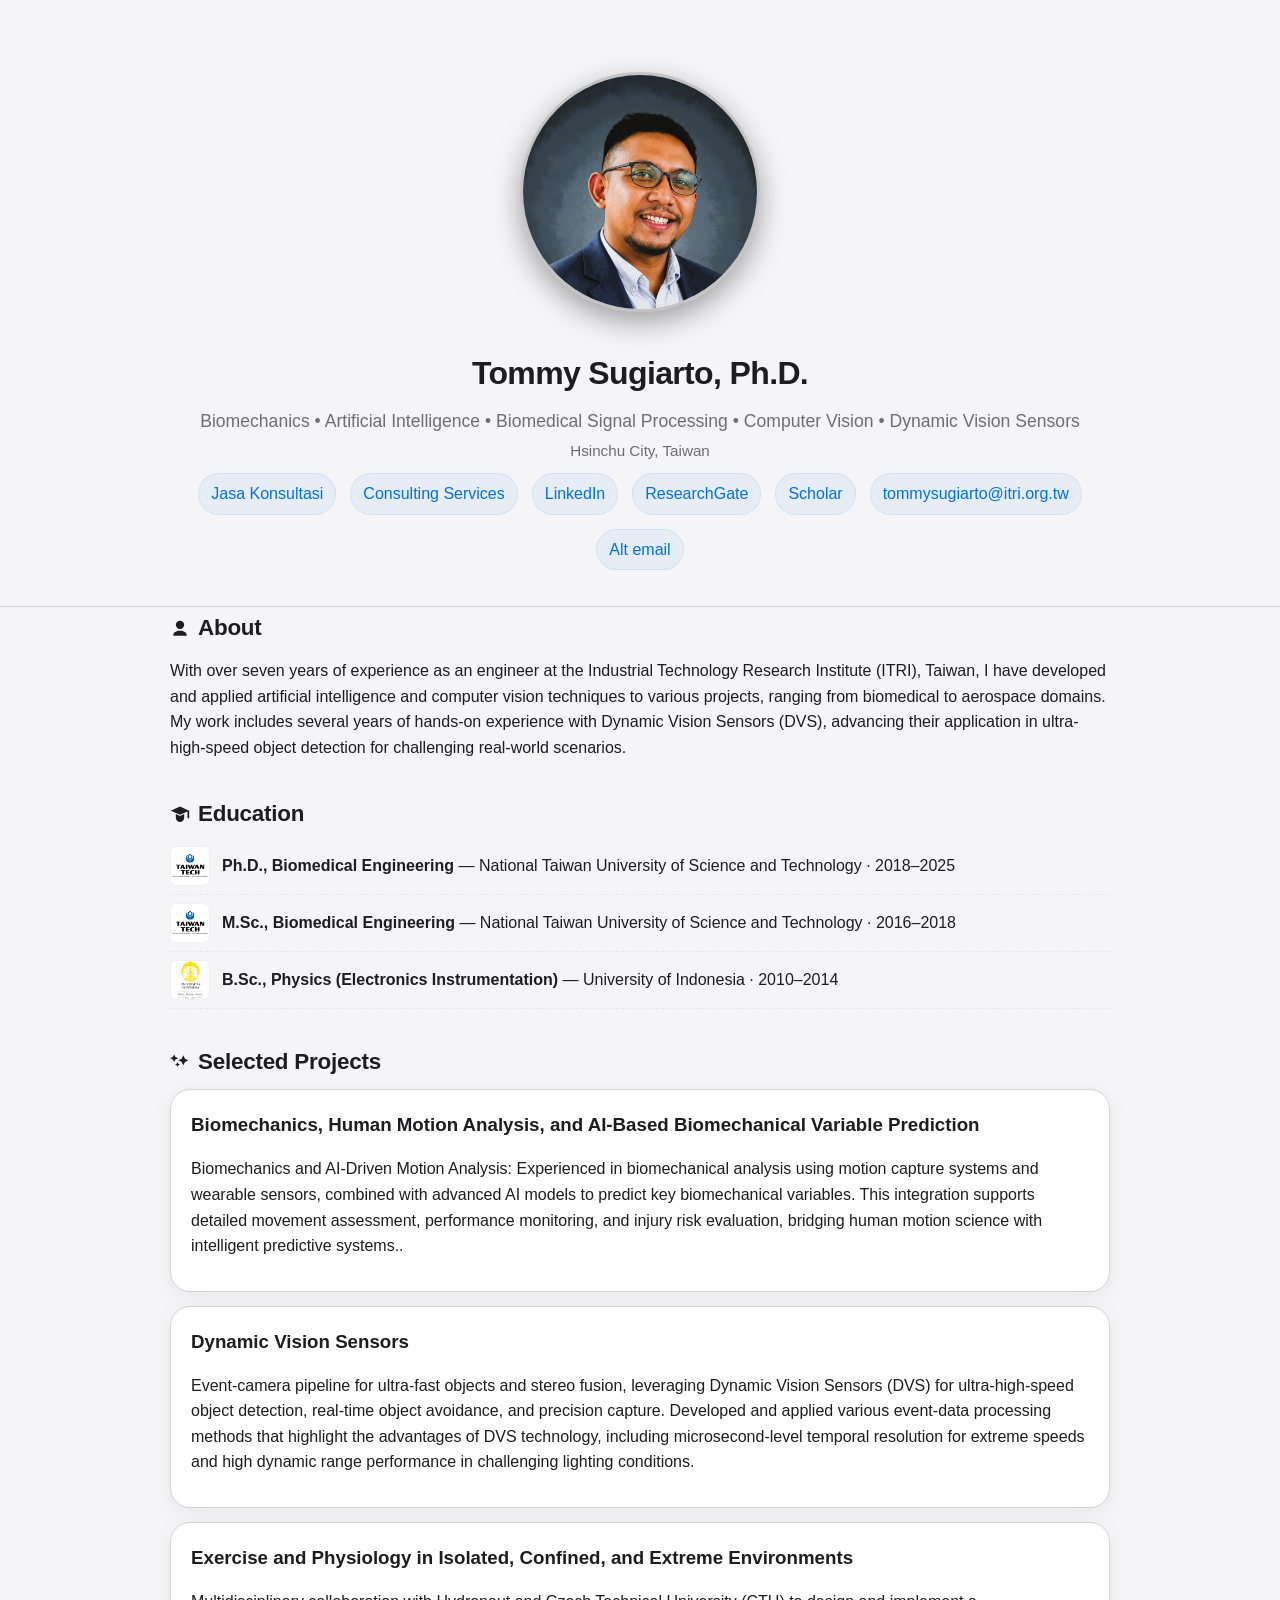
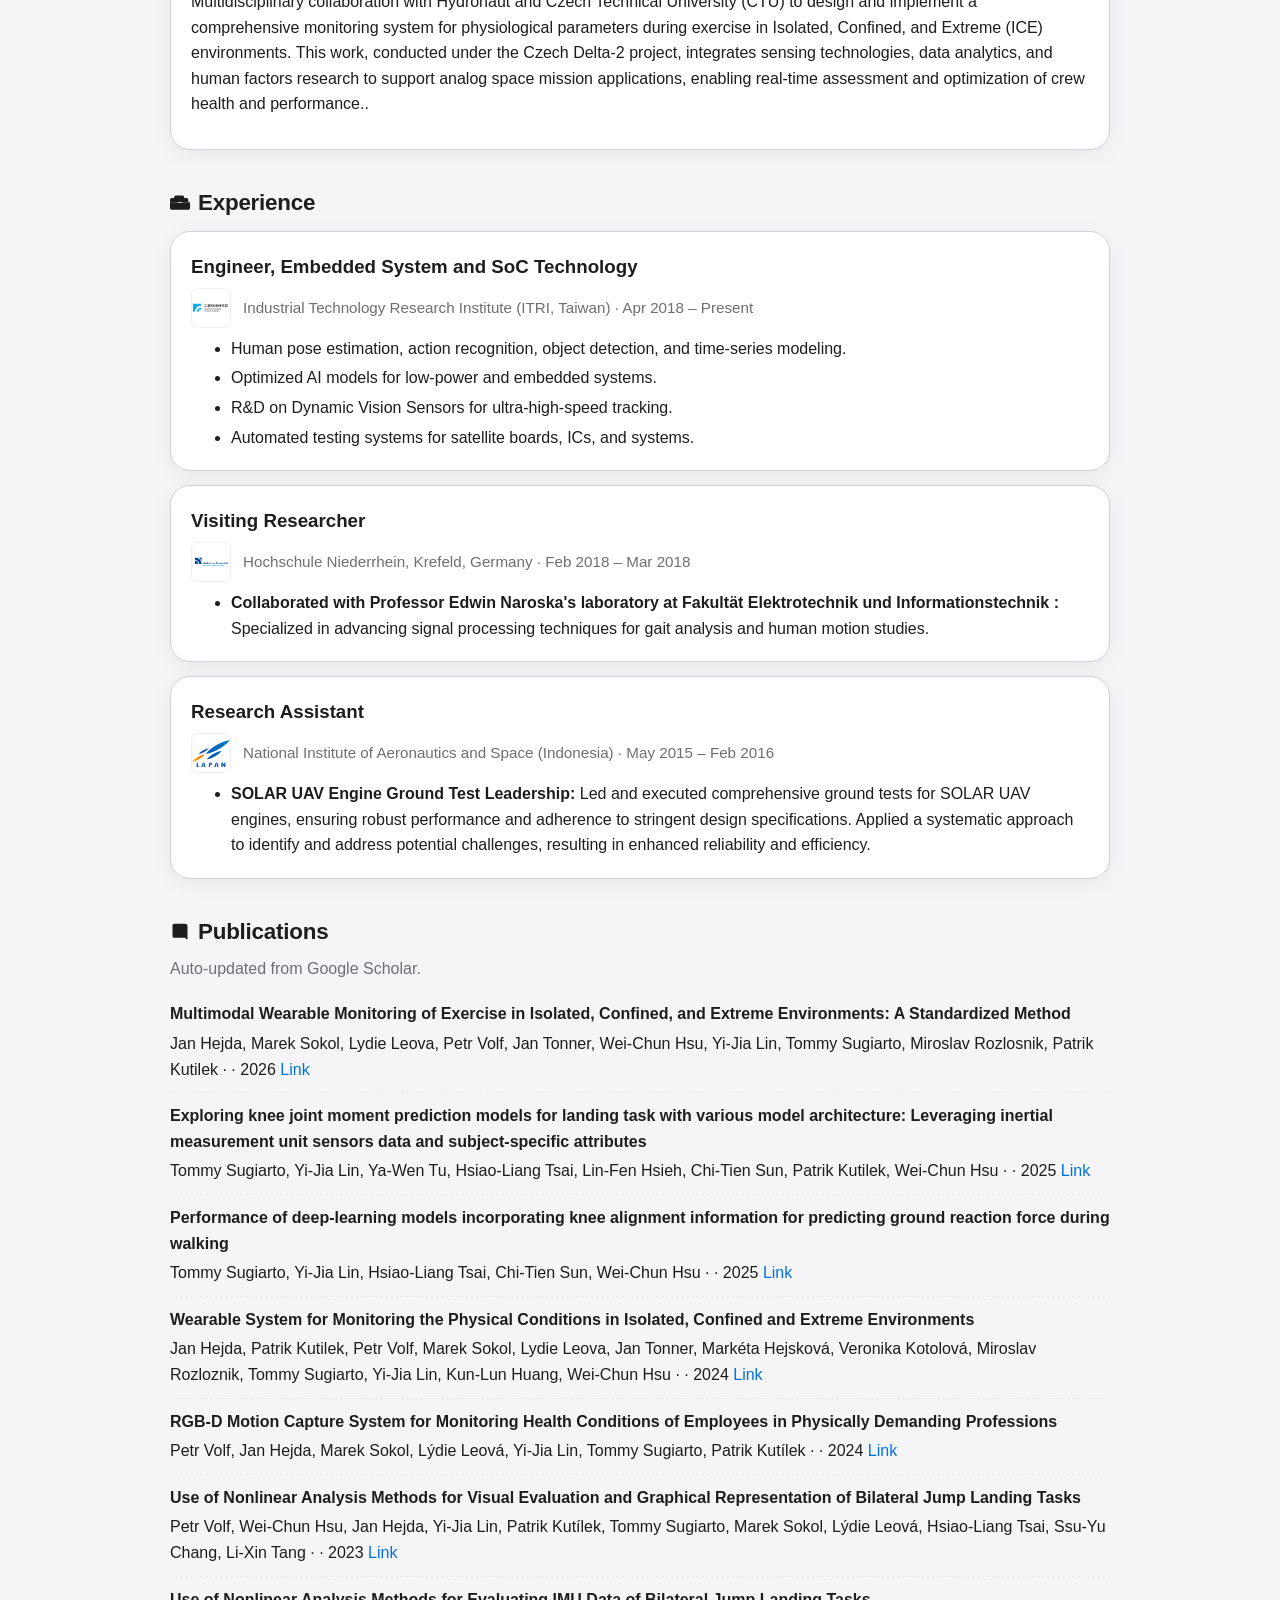
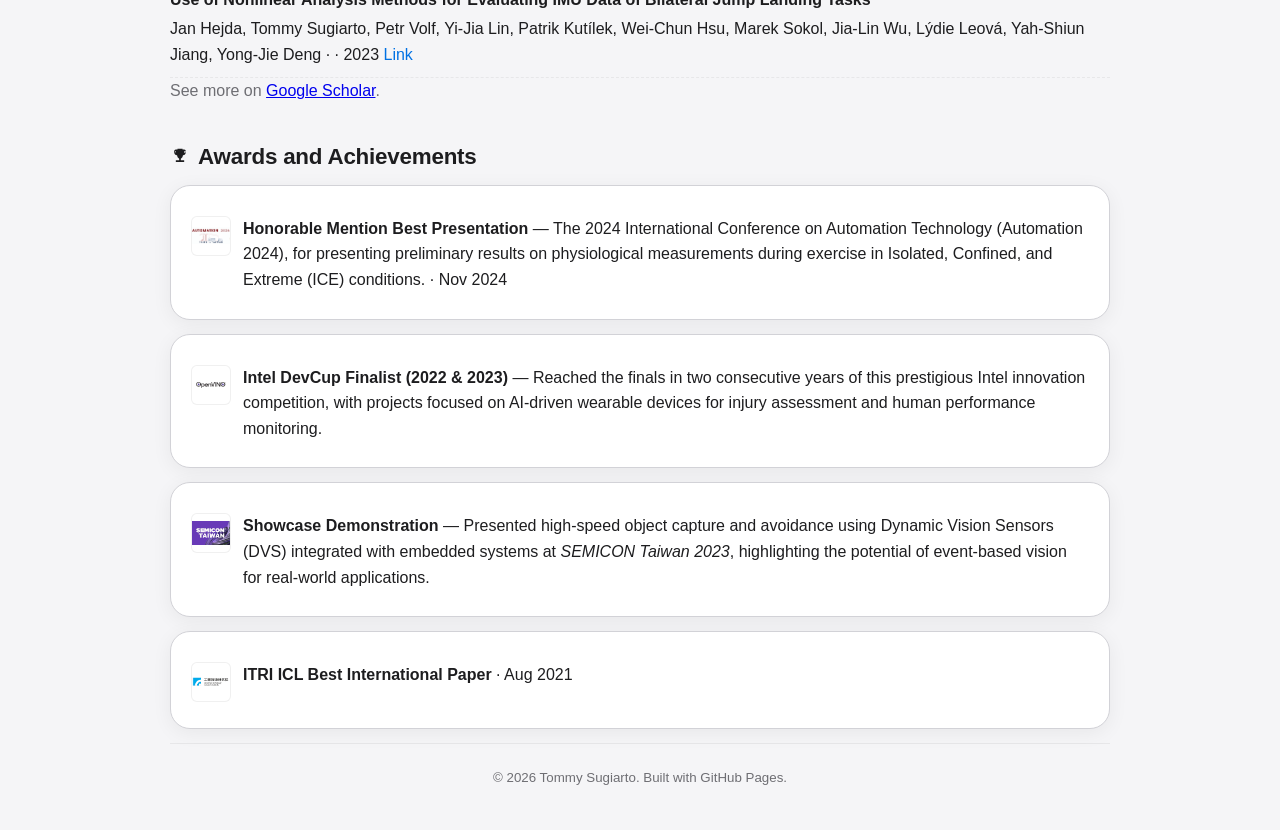
<file: index.html>
<!DOCTYPE html>
<html lang="en">
<head>
  <meta charset="utf-8" />
  <meta name="viewport" content="width=device-width, initial-scale=1" />
  <title>Tommy Sugiarto, Ph.D. • Portfolio</title>
  <meta name="description" content="Biomechanics • Artificial Intelligence • Biomedical Signal Processing • Computer Vision • Dynamic Vision Sensors" />
  <link rel="stylesheet" href="styles.css" />
  <link rel="icon" href="data:,">
</head>
<body>
  <header class="site-header">
    <div class="container">
      <img class="avatar" src="assets/profile.jpeg" alt="Tommy Sugiarto headshot" />
      <h1>Tommy Sugiarto, Ph.D.</h1>
      <p class="tagline">Biomechanics • Artificial Intelligence • Biomedical Signal Processing • Computer Vision • Dynamic Vision Sensors</p>
      <p class="muted">Hsinchu City, Taiwan</p>
      <nav class="links">
        <a href="consulting-id.html">Jasa Konsultasi</a>
        <a href="consulting.html">Consulting Services</a>
        <a href="https://tw.linkedin.com/in/tommy-sugiarto-65a32ab9" aria-label="LinkedIn">LinkedIn</a>
        <a href="https://www.researchgate.net/profile/Tommy-Sugiarto?ev=hdr_xprf" aria-label="ResearchGate">ResearchGate</a>
        <a href="https://scholar.google.com/citations?user=oPSq5PQAAAAJ&hl=en" aria-label="Google Scholar">Scholar</a>
        <a href="mailto:tommysugiarto@itri.org.tw" aria-label="Email">tommysugiarto@itri.org.tw</a>
        <a href="mailto:tommysugiarto70@gmail.com" aria-label="Email Alt">Alt email</a>
      </nav>
    </div>
  </header>

<main class="container">
  <!-- About -->
  <section id="about">
    <h2 class="section-title">
      <!-- person-circle icon -->
      <svg class="icon" viewBox="0 0 24 24" fill="currentColor" aria-hidden="true">
        <path d="M12 12a5 5 0 1 0-5-5 5 5 0 0 0 5 5Zm0 2c-4.42 0-8 2.239-8 5v1h16v-1c0-2.761-3.58-5-8-5Z"/>
      </svg>
      About
    </h2>
    <p>With over seven years of experience as an engineer at the Industrial Technology Research Institute (ITRI), Taiwan, I have developed and applied artificial intelligence and computer vision techniques to various projects, ranging from biomedical to aerospace domains. 
      My work includes several years of hands-on experience with Dynamic Vision Sensors (DVS), advancing their application in ultra-high-speed object detection for challenging real-world scenarios.</p>
  </section>

  <!-- Education -->
  <section id="education">
    <h2 class="section-title">
      <!-- graduation-cap icon -->
      <svg class="icon" viewBox="0 0 24 24" fill="currentColor" aria-hidden="true">
        <path d="M12 3 1 8l11 5 9-4.091V17h2V8z"/><path d="M7 12v4.5a5 5 0 0 0 10 0V12l-5 2.273z"/>
      </svg>
      Education
    </h2>
    <ul class="edu">
      <li>
        <div class="org">
          <img class="org-logo" src="assets/ntust.png" alt="NTUST logo">
          <div>
            <strong>Ph.D., Biomedical Engineering</strong> — National Taiwan University of Science and Technology
            · <time>2018–2025</time>
          </div>
        </div>
      </li>
      <li>
        <div class="org">
          <img class="org-logo" src="assets/ntust.png" alt="NTUST logo">
          <div>
            <strong>M.Sc., Biomedical Engineering</strong> — National Taiwan University of Science and Technology
            · <time>2016–2018</time>
          </div>
        </div>
      </li>
      <li>
        <div class="org">
          <img class="org-logo" src="assets/ui.png" alt="University of Indonesia logo">
          <div>
            <strong>B.Sc., Physics (Electronics Instrumentation)</strong> — University of Indonesia
            · <time>2010–2014</time>
          </div>
        </div>
      </li>
    </ul>
  </section>

  <!-- Projects -->
  <section id="projects">
    <h2 class="section-title">
      <!-- sparkles icon -->
      <svg class="icon" viewBox="0 0 24 24" fill="currentColor" aria-hidden="true">
        <path d="M5 3l1.5 3L10 7.5 6.5 9 5 12 3.5 9 0 7.5 3.5 6 5 3Zm11 1l2 4 4 2-4 2-2 4-2-4-4-2 4-2 2-4Zm-7 8l1 2 2 1-2 1-1 2-1-2-2-1 2-1 1-2Z"/>
      </svg>
      Selected Projects
    </h2>
    <article class="card">
      <h3>Biomechanics, Human Motion Analysis, and AI-Based Biomechanical Variable Prediction</h3>
      <p>Biomechanics and AI-Driven Motion Analysis: Experienced in biomechanical analysis using motion capture systems and wearable sensors, combined with advanced AI models to predict key biomechanical variables. This integration supports detailed movement assessment, performance monitoring, and injury risk evaluation, bridging human motion science with intelligent predictive systems..</p>
    </article>
    <article class="card">
      <h3>Dynamic Vision Sensors</h3>
      <p>Event-camera pipeline for ultra-fast objects and stereo fusion, leveraging Dynamic Vision Sensors (DVS) for ultra-high-speed object detection, real-time object avoidance, and precision capture. 
        Developed and applied various event-data processing methods that highlight the advantages of DVS technology, including microsecond-level temporal resolution for extreme speeds and high dynamic range performance in challenging lighting conditions.</p>
    </article>
    <article class="card">
      <h3>Exercise and Physiology in Isolated, Confined, and Extreme Environments</h3>
      <p>Multidisciplinary collaboration with Hydronaut and Czech Technical University (CTU) to design and implement a comprehensive monitoring system for physiological parameters during exercise in Isolated, Confined, and Extreme (ICE) environments. 
        This work, conducted under the Czech Delta-2 project, integrates sensing technologies, data analytics, and human factors research to support analog space mission applications, enabling real-time assessment and optimization of crew health and performance..</p>
    </article>
  </section>

  <!-- Experience -->
  <section id="experience">
    <h2 class="section-title">
      <!-- briefcase icon -->
      <svg class="icon" viewBox="0 0 24 24" fill="currentColor" aria-hidden="true">
        <path d="M9 3h6a2 2 0 0 1 2 2v1h3a2 2 0 0 1 2 2v3H0V8a2 2 0 0 1 2-2h3V5a2 2 0 0 1 2-2Zm1 3V5h4v1Z"/><path d="M24 11v7a2 2 0 0 1-2 2H2a2 2 0 0 1-2-2v-7h9v1h6v-1z"/>
      </svg>
      Experience
    </h2>

    <article class="card">
      <h3>Engineer, Embedded System and SoC Technology</h3>
      <div class="sub org">
        <img class="org-logo" src="assets/itri.png" alt="ITRI logo">
        <span>Industrial Technology Research Institute (ITRI, Taiwan) · <time>Apr 2018 – Present</time></span>
      </div>
      <ul class="bullets">
        <li>Human pose estimation, action recognition, object detection, and time‑series modeling.</li>
        <li>Optimized AI models for low‑power and embedded systems.</li>
        <li>R&amp;D on Dynamic Vision Sensors for ultra‑high‑speed tracking.</li>
        <li>Automated testing systems for satellite boards, ICs, and systems.</li>
      </ul>
    </article>

    <article class="card">
      <h3>Visiting Researcher</h3>
      <div class="sub org">
        <img class="org-logo" src="assets/hsnr.png" alt="Hochschule Niederrhein logo">
        <span>Hochschule Niederrhein, Krefeld, Germany · <time>Feb 2018 – Mar 2018</time></span>
      </div>
      <ul class="bullets">
        <li><strong>Collaborated with Professor Edwin Naroska's laboratory at Fakultät Elektrotechnik und Informationstechnik :</strong> Specialized in advancing signal processing techniques for gait analysis and human motion studies.</li>
      </ul>
    </article>

    <article class="card">
      <h3>Research Assistant</h3>
      <div class="sub org">
        <img class="org-logo" src="assets/lapan.png" alt="Indonesian National Institute of Aeronautics and Space logo">
        <span>National Institute of Aeronautics and Space (Indonesia) · <time>May 2015 – Feb 2016</time></span>
      </div>
      <ul class="bullets">
        <li><strong>SOLAR UAV Engine Ground Test Leadership:</strong> Led and executed comprehensive ground tests for SOLAR UAV engines, ensuring robust performance and adherence to stringent design specifications. Applied a systematic approach to identify and address potential challenges, resulting in enhanced reliability and efficiency.</li>
      </ul>
    </article>

  </section>

  <!-- Publications: moved to just before Awards -->
  <section id="publications">
    <h2 class="section-title">
      <!-- book icon -->
      <svg class="icon" viewBox="0 0 24 24" fill="currentColor" aria-hidden="true">
        <path d="M3 4a2 2 0 0 1 2-2h13a3 3 0 0 1 3 3v15.5a.5.5 0 0 1-.8.4L18 19H5a2 2 0 0 1-2-2Z"/>
      </svg>
      Publications
    </h2>
    <p class="muted">Auto‑updated from Google Scholar.</p>
    <div id="pub-list" class="pubs"></div>
    <p class="muted">See more on <a href="https://scholar.google.com/citations?user=oPSq5PQAAAAJ&hl=en">Google Scholar</a>.</p>
  </section>

 <!-- Awards -->
<section id="awards">
    <h2 class="section-title">
    <!-- trophy icon -->
    <svg class="icon" viewBox="0 0 24 24" fill="currentColor" aria-hidden="true">
      <path d="M17 3h-2V2H9v1H7a2 2 0 0 0-2 2v1a4 4 0 0 0 3.4 3.95A5 5 0 0 0 11 14v2H7v2h10v-2h-4v-2a5 5 0 0 0 2.6-4.05A4 4 0 0 0 19 6V5a2 2 0 0 0-2-2Zm-9 4A2 2 0 0 1 6 5h1v2Zm11-2a2 2 0 0 1-2 2V5Z"/>
    </svg>
    Awards and Achievements
  </h2>
  <article class="card">
    <div class="award-item">
      <img class="award-logo" src="assets/automation2024.png" alt="Automation 2024 logo">
      <div class="award-text">
        <strong>Honorable Mention Best Presentation</strong> — The 2024 International Conference on Automation Technology (Automation 2024), for presenting preliminary results on physiological measurements during exercise in Isolated, Confined, and Extreme (ICE) conditions. · <time>Nov 2024</time>
      </div>
    </div>
  </article>

  <article class="card">
    <div class="award-item">
      <img class="award-logo" src="assets/intel.png" alt="Intel logo">
      <div class="award-text">
        <strong>Intel DevCup Finalist (2022 &amp; 2023)</strong> — Reached the finals in two consecutive years of this prestigious Intel innovation competition, with projects focused on AI-driven wearable devices for injury assessment and human performance monitoring.
      </div>
    </div>
  </article>

  <article class="card">
    <div class="award-item">
      <img class="award-logo" src="assets/semicon2023.png" alt="SEMICON Taiwan 2023 logo">
      <div class="award-text">
        <strong>Showcase Demonstration</strong> — Presented high-speed object capture and avoidance using Dynamic Vision Sensors (DVS) integrated with embedded systems at <em>SEMICON Taiwan 2023</em>, highlighting the potential of event-based vision for real-world applications.
      </div>
    </div>
  </article>

  <article class="card">
    <div class="award-item">
      <img class="award-logo" src="assets/itri.png" alt="ITRI logo">
      <div class="award-text">
        <strong>ITRI ICL Best International Paper</strong> · <time>Aug 2021</time>
      </div>
    </div>
  </article>
</section>

  <footer class="site-footer">
    <div class="container">
      <small>© <span id="y"></span> Tommy Sugiarto. Built with GitHub Pages.</small>
    </div>
  </footer>

  <script>
    document.getElementById('y').textContent = new Date().getFullYear();
  </script>
  
<script>
  document.getElementById('y').textContent = new Date().getFullYear();

  async function loadPubs() {
    const wrap = document.getElementById('pub-list');
    try {
      const res = await fetch('publications.json?ts=' + Date.now(), { cache: 'no-store' });
      if (!res.ok) throw new Error('publications.json not found');
      const data = await res.json();

      const pubs = Array.isArray(data) ? data : (data.publications || []);
      if (!pubs.length) {
        wrap.innerHTML = '<p class="muted">No publications found yet.</p>';
        return;
      }

      // Sort newest first
      pubs.sort((a, b) => (b.year || 0) - (a.year || 0));

      // Keep only latest 7
      const latest = pubs.slice(0, 7);

      wrap.innerHTML = latest.map(p => {
        const title = p.title || '';
        const authors = Array.isArray(p.authors) ? p.authors.join(', ') : (p.authors || '');
        const venue = p.venue || '';
        const year = p.year || '';
        const link = p.url ? `<a href="${p.url}" rel="noopener">Link</a>` : '';
        return `
          <div class="pub">
            <div class="pub-title"><strong>${title}</strong></div>
            <div class="pub-meta">${authors} · <em>${venue}</em> · <time>${year}</time> ${link}</div>
          </div>`;
      }).join('');
    } catch (e) {
      console.warn(e);
      wrap.innerHTML = '<p class="muted">Publications will appear after the first sync.</p>';
    }
  }
  loadPubs();
</script>

</body>
</html>
</file>
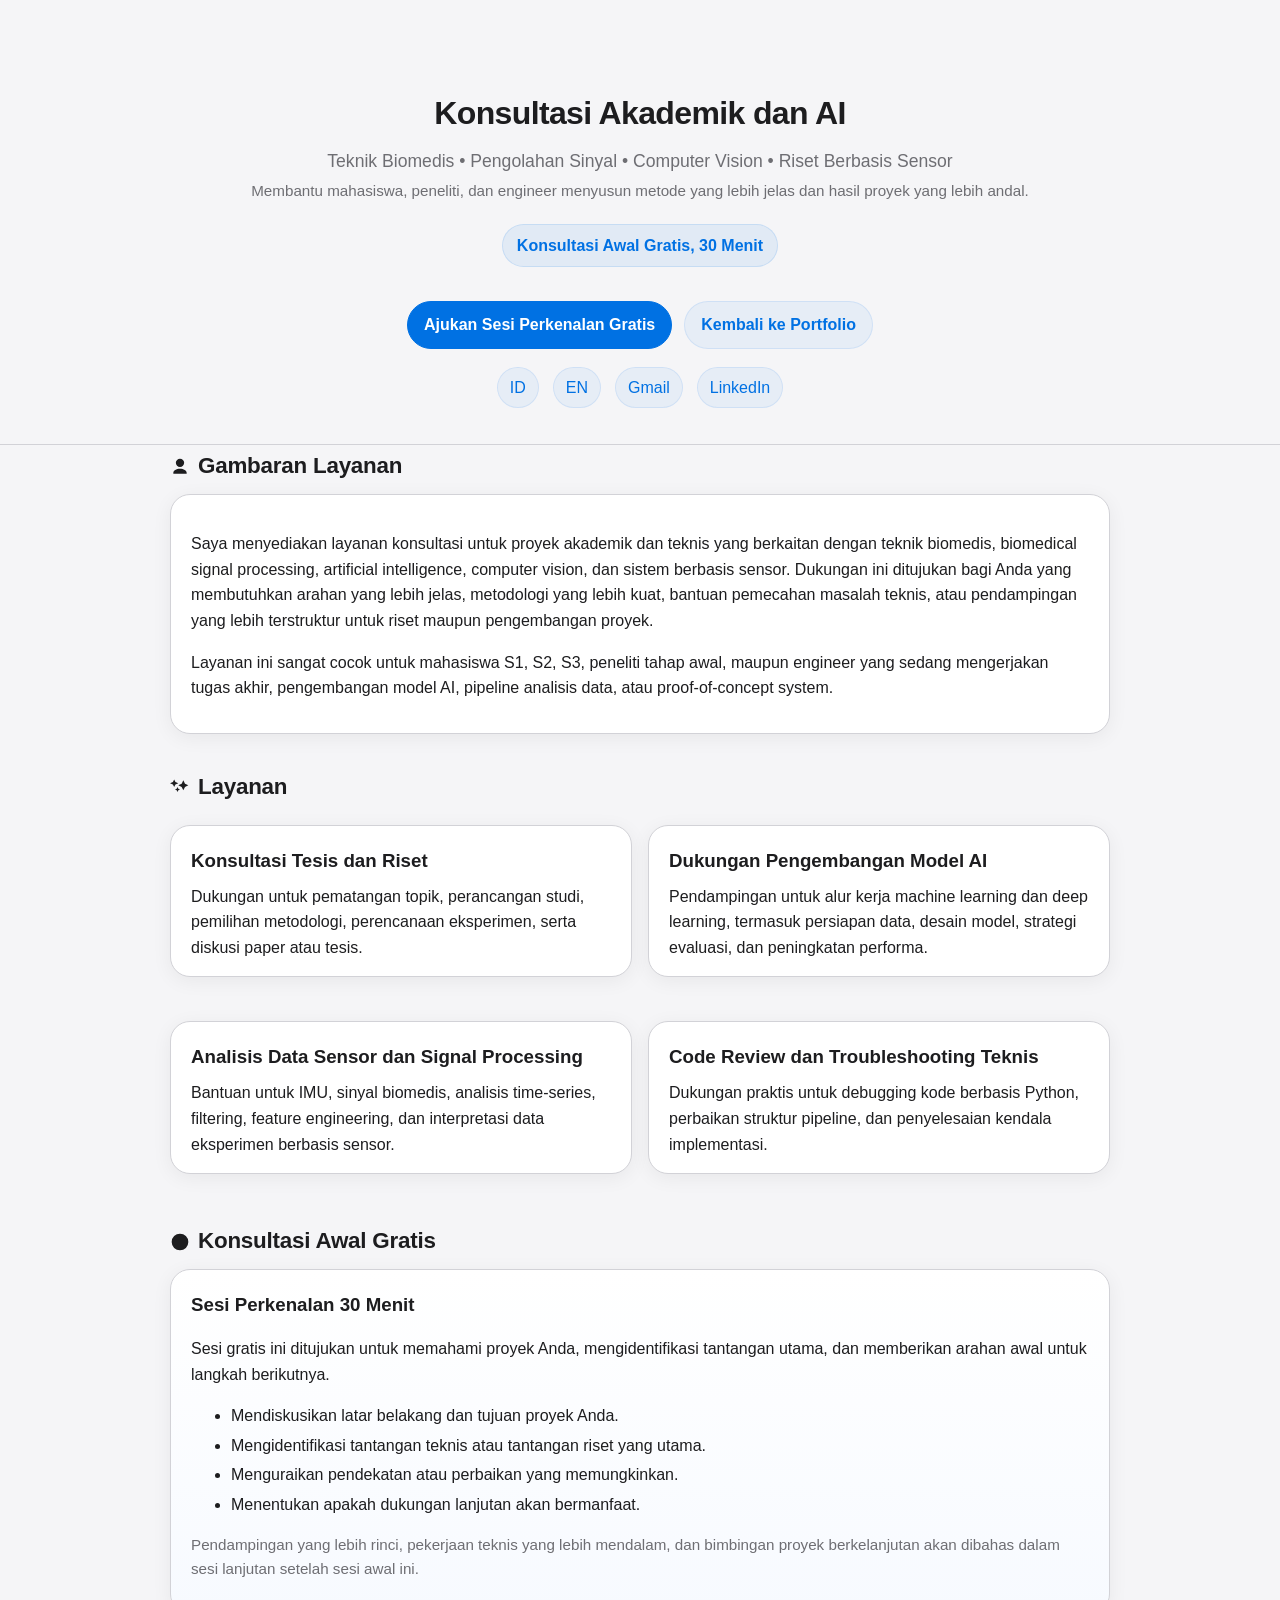
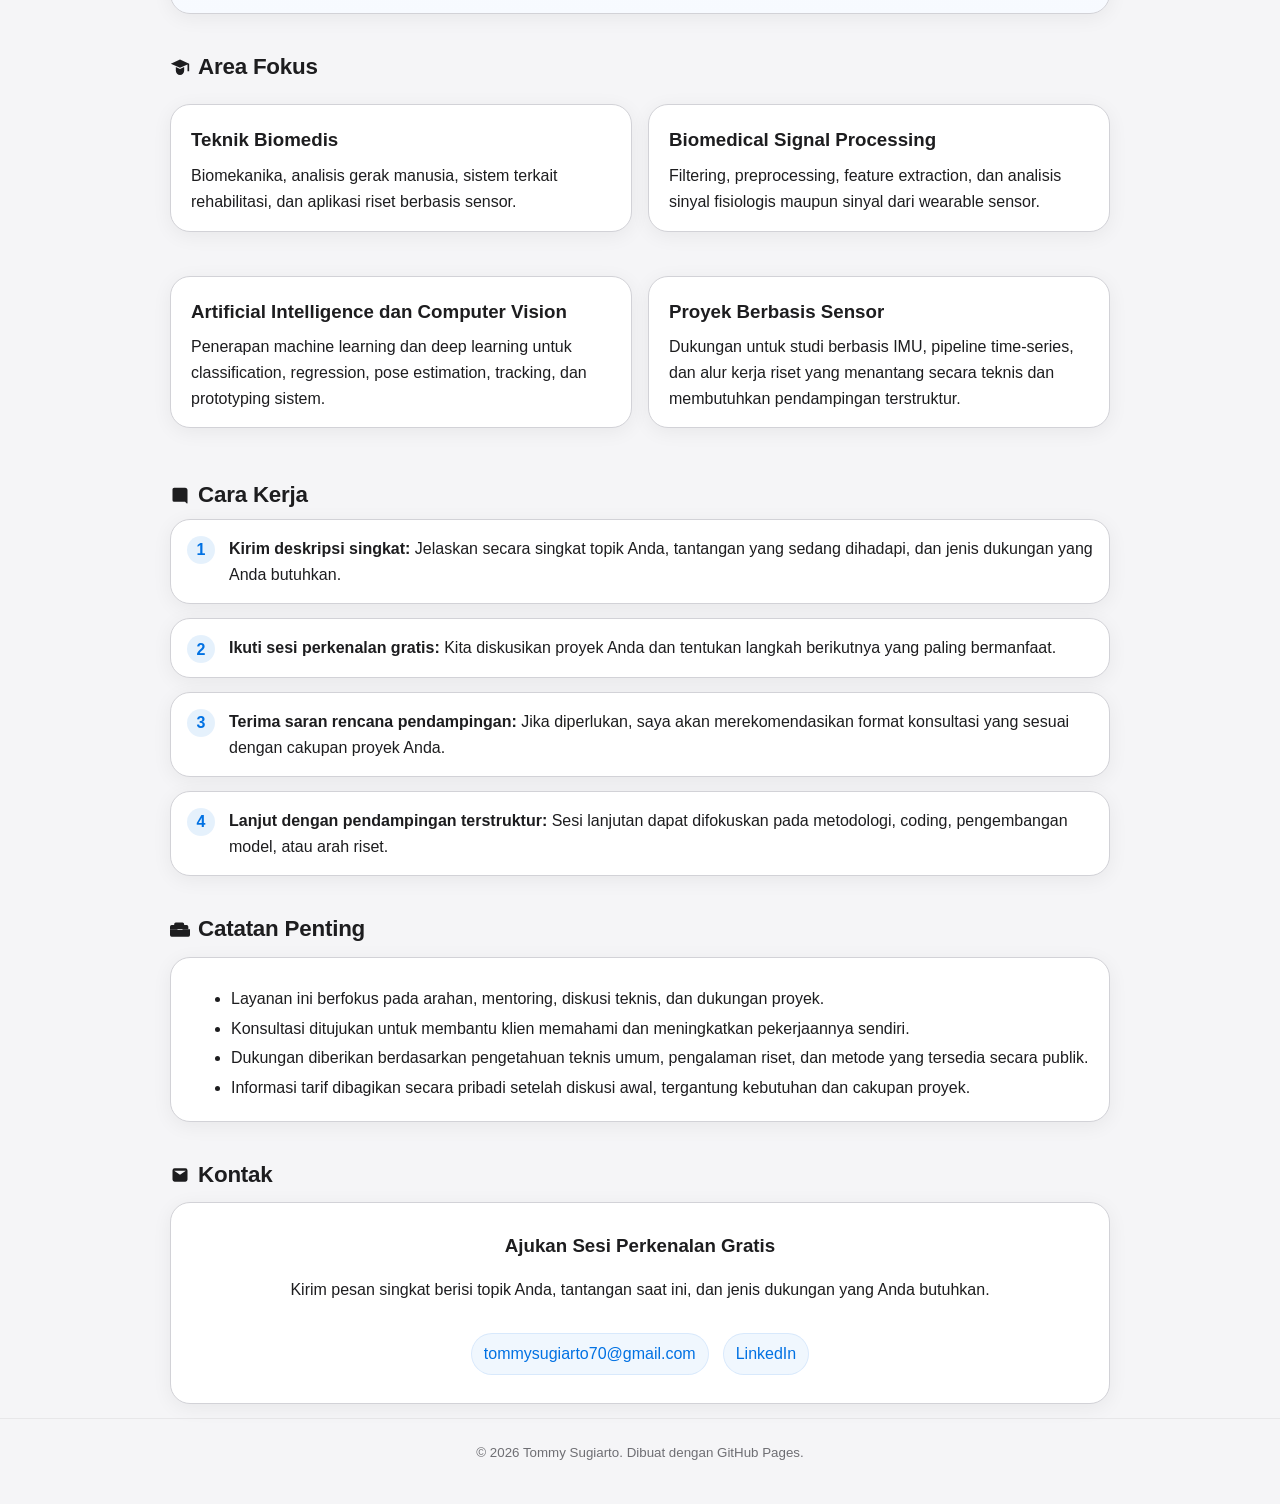
<file: consulting-id.html>
<!DOCTYPE html>
<html lang="id">
<head>
  <meta charset="utf-8" />
  <meta name="viewport" content="width=device-width, initial-scale=1" />
  <title>Konsultasi • Tommy Sugiarto</title>
  <meta name="description" content="Konsultasi akademik dan AI untuk teknik biomedis, pengolahan sinyal, computer vision, dan proyek riset berbasis sensor." />
  <link rel="stylesheet" href="styles.css" />
  <link rel="icon" href="data:,">
  <style>
    .hero-note {
      display: inline-block;
      margin-top: 10px;
      padding: 8px 14px;
      border-radius: 999px;
      background: rgba(0, 113, 227, 0.08);
      border: 1px solid rgba(0, 113, 227, 0.12);
      color: var(--link);
      font-weight: 600;
    }

    .hero-actions {
      display: flex;
      gap: 12px;
      justify-content: center;
      flex-wrap: wrap;
      margin-top: 18px;
    }

    .button-link {
      display: inline-block;
      text-decoration: none;
      font-weight: 600;
      padding: 10px 16px;
      border-radius: 999px;
      transition: transform 120ms ease;
    }

    .button-link:hover {
      transform: translateY(-1px);
    }

    .button-primary {
      color: #fff;
      background: var(--link);
      border: 1px solid var(--link);
    }

    .button-secondary {
      color: var(--link);
      background: rgba(0, 113, 227, 0.06);
      border: 1px solid rgba(0, 113, 227, 0.10);
    }

    .grid-2 {
      display: grid;
      grid-template-columns: repeat(2, minmax(0, 1fr));
      gap: 16px;
    }

    .service-card h3,
    .mini-card h3 {
      margin-bottom: 8px;
    }

    .service-card p,
    .mini-card p {
      margin: 0;
    }

    .highlight-card {
      background: linear-gradient(180deg, rgba(255,255,255,1) 0%, rgba(247,250,255,1) 100%);
    }

    .steps {
      counter-reset: step;
      list-style: none;
      padding: 0;
      margin: 0;
      display: grid;
      gap: 14px;
    }

    .steps li {
      position: relative;
      padding: 16px 16px 16px 58px;
      background: var(--card);
      border: 1px solid var(--border);
      border-radius: var(--radius);
      box-shadow: var(--shadow);
    }

    .steps li::before {
      counter-increment: step;
      content: counter(step);
      position: absolute;
      left: 16px;
      top: 16px;
      width: 28px;
      height: 28px;
      border-radius: 50%;
      background: rgba(0, 113, 227, 0.10);
      color: var(--link);
      display: grid;
      place-items: center;
      font-weight: 700;
    }

    .contact-box {
      text-align: center;
      padding: 28px 20px;
    }

    .small-note {
      font-size: 0.95rem;
      color: var(--muted);
    }

    @media (max-width: 760px) {
      .grid-2 {
        grid-template-columns: 1fr;
      }
    }
  </style>
</head>
<body>
  <header class="site-header">
    <div class="container">
      <h1>Konsultasi Akademik dan AI</h1>
      <p class="tagline">Teknik Biomedis • Pengolahan Sinyal • Computer Vision • Riset Berbasis Sensor</p>
      <p class="muted">Membantu mahasiswa, peneliti, dan engineer menyusun metode yang lebih jelas dan hasil proyek yang lebih andal.</p>
      <p class="hero-note">Konsultasi Awal Gratis, 30 Menit</p>
      <div class="hero-actions">
        <a class="button-link button-primary" href="mailto:tommysugiarto70@gmail.com">Ajukan Sesi Perkenalan Gratis</a>
        <a class="button-link button-secondary" href="index.html">Kembali ke Portfolio</a>
      </div>
      <nav class="links" style="margin-top:18px;">
        <a href="consulting-id.html" aria-label="Versi Indonesia">ID</a>
        <a href="consulting.html" aria-label="English version">EN</a>
        <a href="mailto:tommysugiarto70@gmail.com" aria-label="Email">Gmail</a>
        <a href="https://tw.linkedin.com/in/tommy-sugiarto-65a32ab9" aria-label="LinkedIn">LinkedIn</a>
      </nav>
    </div>
  </header>

  <main class="container">
    <section id="overview">
      <h2 class="section-title">
        <svg class="icon" viewBox="0 0 24 24" fill="currentColor" aria-hidden="true">
          <path d="M12 12a5 5 0 1 0-5-5 5 5 0 0 0 5 5Zm0 2c-4.42 0-8 2.239-8 5v1h16v-1c0-2.761-3.58-5-8-5Z"/>
        </svg>
        Gambaran Layanan
      </h2>
      <div class="card">
        <p>Saya menyediakan layanan konsultasi untuk proyek akademik dan teknis yang berkaitan dengan teknik biomedis, biomedical signal processing, artificial intelligence, computer vision, dan sistem berbasis sensor. Dukungan ini ditujukan bagi Anda yang membutuhkan arahan yang lebih jelas, metodologi yang lebih kuat, bantuan pemecahan masalah teknis, atau pendampingan yang lebih terstruktur untuk riset maupun pengembangan proyek.</p>
        <p>Layanan ini sangat cocok untuk mahasiswa S1, S2, S3, peneliti tahap awal, maupun engineer yang sedang mengerjakan tugas akhir, pengembangan model AI, pipeline analisis data, atau proof-of-concept system.</p>
      </div>
    </section>

    <section id="services">
      <h2 class="section-title">
        <svg class="icon" viewBox="0 0 24 24" fill="currentColor" aria-hidden="true">
          <path d="M5 3l1.5 3L10 7.5 6.5 9 5 12 3.5 9 0 7.5 3.5 6 5 3Zm11 1l2 4 4 2-4 2-2 4-2-4-4-2 4-2 2-4Zm-7 8l1 2 2 1-2 1-1 2-1-2-2-1 2-1 1-2Z"/>
        </svg>
        Layanan
      </h2>
      <div class="grid-2">
        <article class="card service-card">
          <h3>Konsultasi Tesis dan Riset</h3>
          <p>Dukungan untuk pematangan topik, perancangan studi, pemilihan metodologi, perencanaan eksperimen, serta diskusi paper atau tesis.</p>
        </article>
        <article class="card service-card">
          <h3>Dukungan Pengembangan Model AI</h3>
          <p>Pendampingan untuk alur kerja machine learning dan deep learning, termasuk persiapan data, desain model, strategi evaluasi, dan peningkatan performa.</p>
        </article>
        <article class="card service-card">
          <h3>Analisis Data Sensor dan Signal Processing</h3>
          <p>Bantuan untuk IMU, sinyal biomedis, analisis time-series, filtering, feature engineering, dan interpretasi data eksperimen berbasis sensor.</p>
        </article>
        <article class="card service-card">
          <h3>Code Review dan Troubleshooting Teknis</h3>
          <p>Dukungan praktis untuk debugging kode berbasis Python, perbaikan struktur pipeline, dan penyelesaian kendala implementasi.</p>
        </article>
      </div>
    </section>

    <section id="free-session">
      <h2 class="section-title">
        <svg class="icon" viewBox="0 0 24 24" fill="currentColor" aria-hidden="true">
          <path d="M12 2a10 10 0 1 0 10 10A10.011 10.011 0 0 0 12 2Zm1 11h4v-2h-3V7h-2v6Z"/>
        </svg>
        Konsultasi Awal Gratis
      </h2>
      <div class="card highlight-card">
        <h3>Sesi Perkenalan 30 Menit</h3>
        <p>Sesi gratis ini ditujukan untuk memahami proyek Anda, mengidentifikasi tantangan utama, dan memberikan arahan awal untuk langkah berikutnya.</p>
        <ul class="bullets">
          <li>Mendiskusikan latar belakang dan tujuan proyek Anda.</li>
          <li>Mengidentifikasi tantangan teknis atau tantangan riset yang utama.</li>
          <li>Menguraikan pendekatan atau perbaikan yang memungkinkan.</li>
          <li>Menentukan apakah dukungan lanjutan akan bermanfaat.</li>
        </ul>
        <p class="small-note">Pendampingan yang lebih rinci, pekerjaan teknis yang lebih mendalam, dan bimbingan proyek berkelanjutan akan dibahas dalam sesi lanjutan setelah sesi awal ini.</p>
      </div>
    </section>

    <section id="focus-areas">
      <h2 class="section-title">
        <svg class="icon" viewBox="0 0 24 24" fill="currentColor" aria-hidden="true">
          <path d="M12 3 1 8l11 5 9-4.091V17h2V8z"/><path d="M7 12v4.5a5 5 0 0 0 10 0V12l-5 2.273z"/>
        </svg>
        Area Fokus
      </h2>
      <div class="grid-2">
        <article class="card mini-card">
          <h3>Teknik Biomedis</h3>
          <p>Biomekanika, analisis gerak manusia, sistem terkait rehabilitasi, dan aplikasi riset berbasis sensor.</p>
        </article>
        <article class="card mini-card">
          <h3>Biomedical Signal Processing</h3>
          <p>Filtering, preprocessing, feature extraction, dan analisis sinyal fisiologis maupun sinyal dari wearable sensor.</p>
        </article>
        <article class="card mini-card">
          <h3>Artificial Intelligence dan Computer Vision</h3>
          <p>Penerapan machine learning dan deep learning untuk classification, regression, pose estimation, tracking, dan prototyping sistem.</p>
        </article>
        <article class="card mini-card">
          <h3>Proyek Berbasis Sensor</h3>
          <p>Dukungan untuk studi berbasis IMU, pipeline time-series, dan alur kerja riset yang menantang secara teknis dan membutuhkan pendampingan terstruktur.</p>
        </article>
      </div>
    </section>

    <section id="process">
      <h2 class="section-title">
        <svg class="icon" viewBox="0 0 24 24" fill="currentColor" aria-hidden="true">
          <path d="M3 4a2 2 0 0 1 2-2h13a3 3 0 0 1 3 3v15.5a.5.5 0 0 1-.8.4L18 19H5a2 2 0 0 1-2-2Z"/>
        </svg>
        Cara Kerja
      </h2>
      <ol class="steps">
        <li><strong>Kirim deskripsi singkat:</strong> Jelaskan secara singkat topik Anda, tantangan yang sedang dihadapi, dan jenis dukungan yang Anda butuhkan.</li>
        <li><strong>Ikuti sesi perkenalan gratis:</strong> Kita diskusikan proyek Anda dan tentukan langkah berikutnya yang paling bermanfaat.</li>
        <li><strong>Terima saran rencana pendampingan:</strong> Jika diperlukan, saya akan merekomendasikan format konsultasi yang sesuai dengan cakupan proyek Anda.</li>
        <li><strong>Lanjut dengan pendampingan terstruktur:</strong> Sesi lanjutan dapat difokuskan pada metodologi, coding, pengembangan model, atau arah riset.</li>
      </ol>
    </section>

    <section id="notes">
      <h2 class="section-title">
        <svg class="icon" viewBox="0 0 24 24" fill="currentColor" aria-hidden="true">
          <path d="M9 3h6a2 2 0 0 1 2 2v1h3a2 2 0 0 1 2 2v3H0V8a2 2 0 0 1 2-2h3V5a2 2 0 0 1 2-2Zm1 3V5h4v1Z"/><path d="M24 11v7a2 2 0 0 1-2 2H2a2 2 0 0 1-2-2v-7h9v1h6v-1z"/>
        </svg>
        Catatan Penting
      </h2>
      <div class="card">
        <ul class="bullets">
          <li>Layanan ini berfokus pada arahan, mentoring, diskusi teknis, dan dukungan proyek.</li>
          <li>Konsultasi ditujukan untuk membantu klien memahami dan meningkatkan pekerjaannya sendiri.</li>
          <li>Dukungan diberikan berdasarkan pengetahuan teknis umum, pengalaman riset, dan metode yang tersedia secara publik.</li>
          <li>Informasi tarif dibagikan secara pribadi setelah diskusi awal, tergantung kebutuhan dan cakupan proyek.</li>
        </ul>
      </div>
    </section>

    <section id="contact">
      <h2 class="section-title">
        <svg class="icon" viewBox="0 0 24 24" fill="currentColor" aria-hidden="true">
          <path d="M21 6.5a2.5 2.5 0 0 0-2.5-2.5h-13A2.5 2.5 0 0 0 3 6.5v11A2.5 2.5 0 0 0 5.5 20h13a2.5 2.5 0 0 0 2.5-2.5Zm-2 .5-7 4.667L5 7Z"/>
        </svg>
        Kontak
      </h2>
      <div class="card contact-box">
        <h3>Ajukan Sesi Perkenalan Gratis</h3>
        <p>Kirim pesan singkat berisi topik Anda, tantangan saat ini, dan jenis dukungan yang Anda butuhkan.</p>
        <nav class="links" style="margin-top: 14px;">
          <a href="mailto:tommysugiarto70@gmail.com">tommysugiarto70@gmail.com</a>
          <a href="https://tw.linkedin.com/in/tommy-sugiarto-65a32ab9">LinkedIn</a>
        </nav>
      </div>
    </section>
  </main>

  <footer class="site-footer">
    <div class="container">
      <small>© <span id="y"></span> Tommy Sugiarto. Dibuat dengan GitHub Pages.</small>
    </div>
  </footer>

  <script>
    document.getElementById('y').textContent = new Date().getFullYear();
  </script>
</body>
</html>
</file>
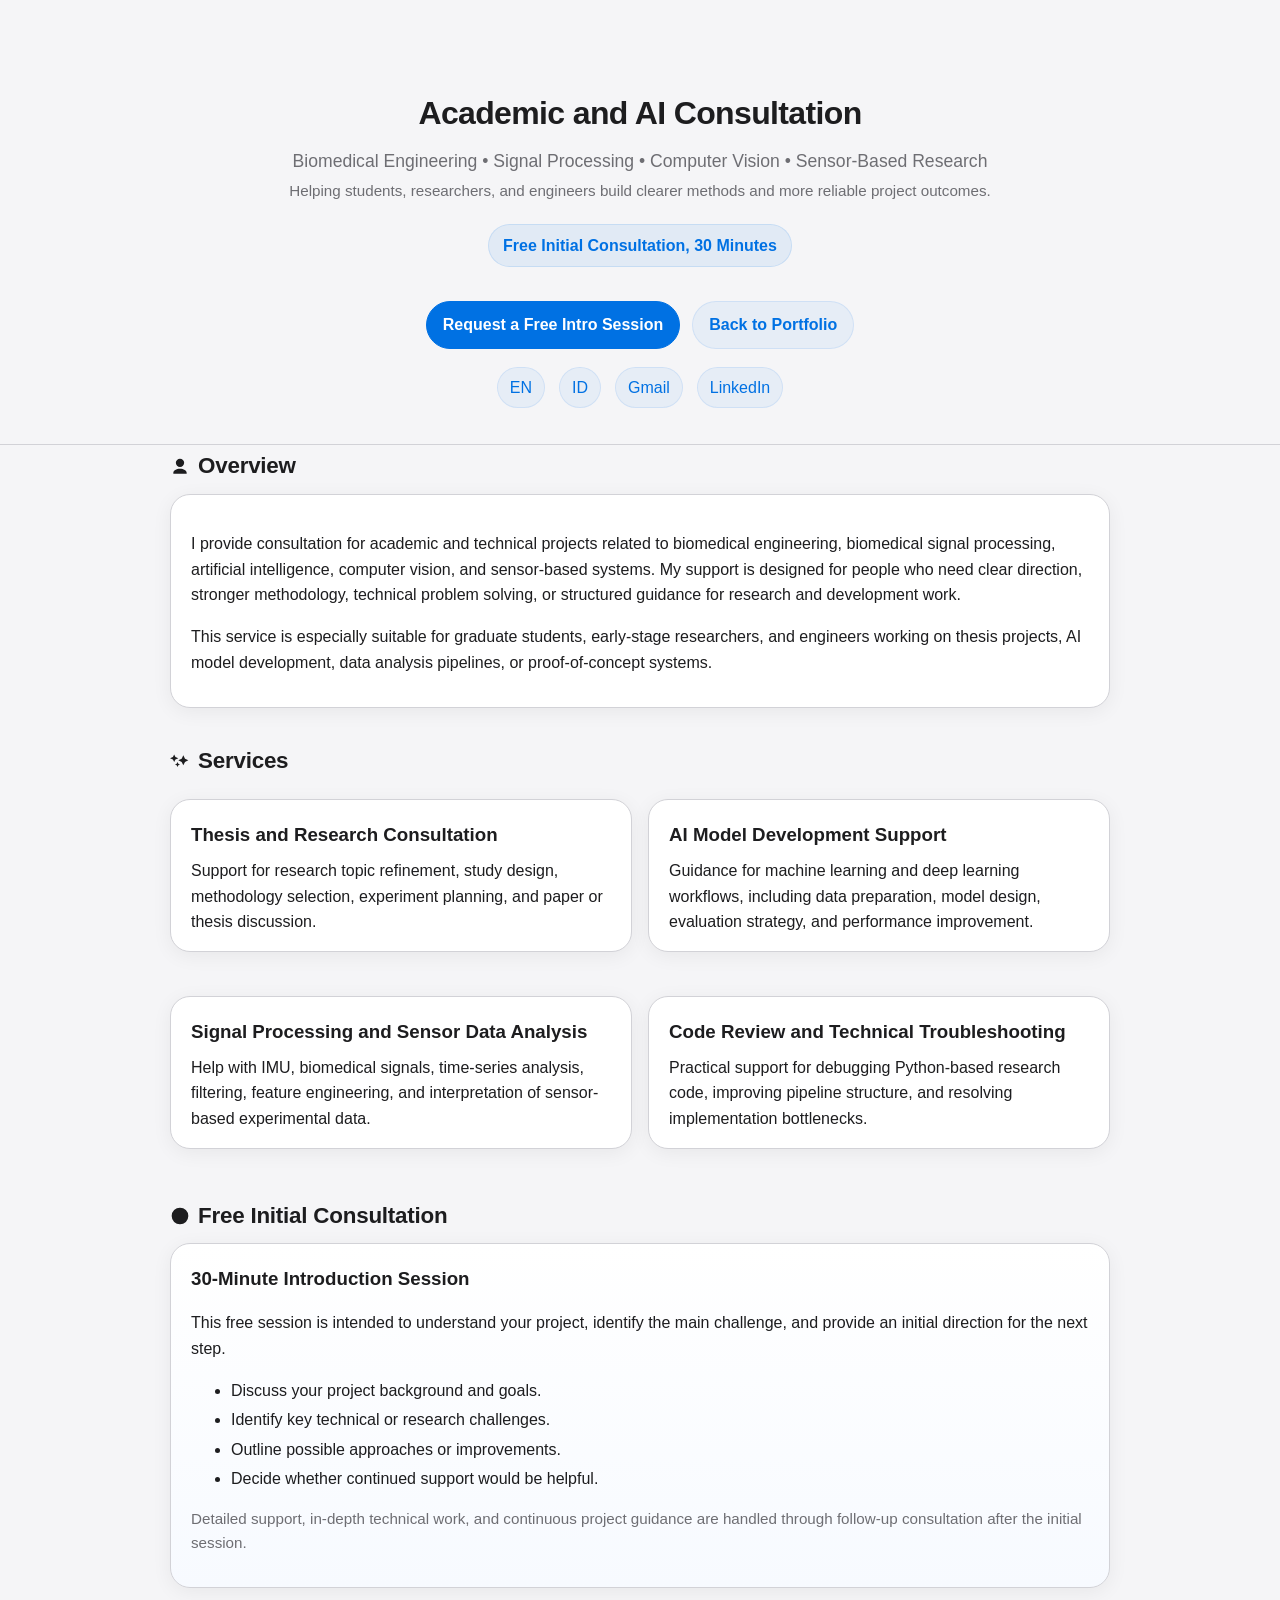
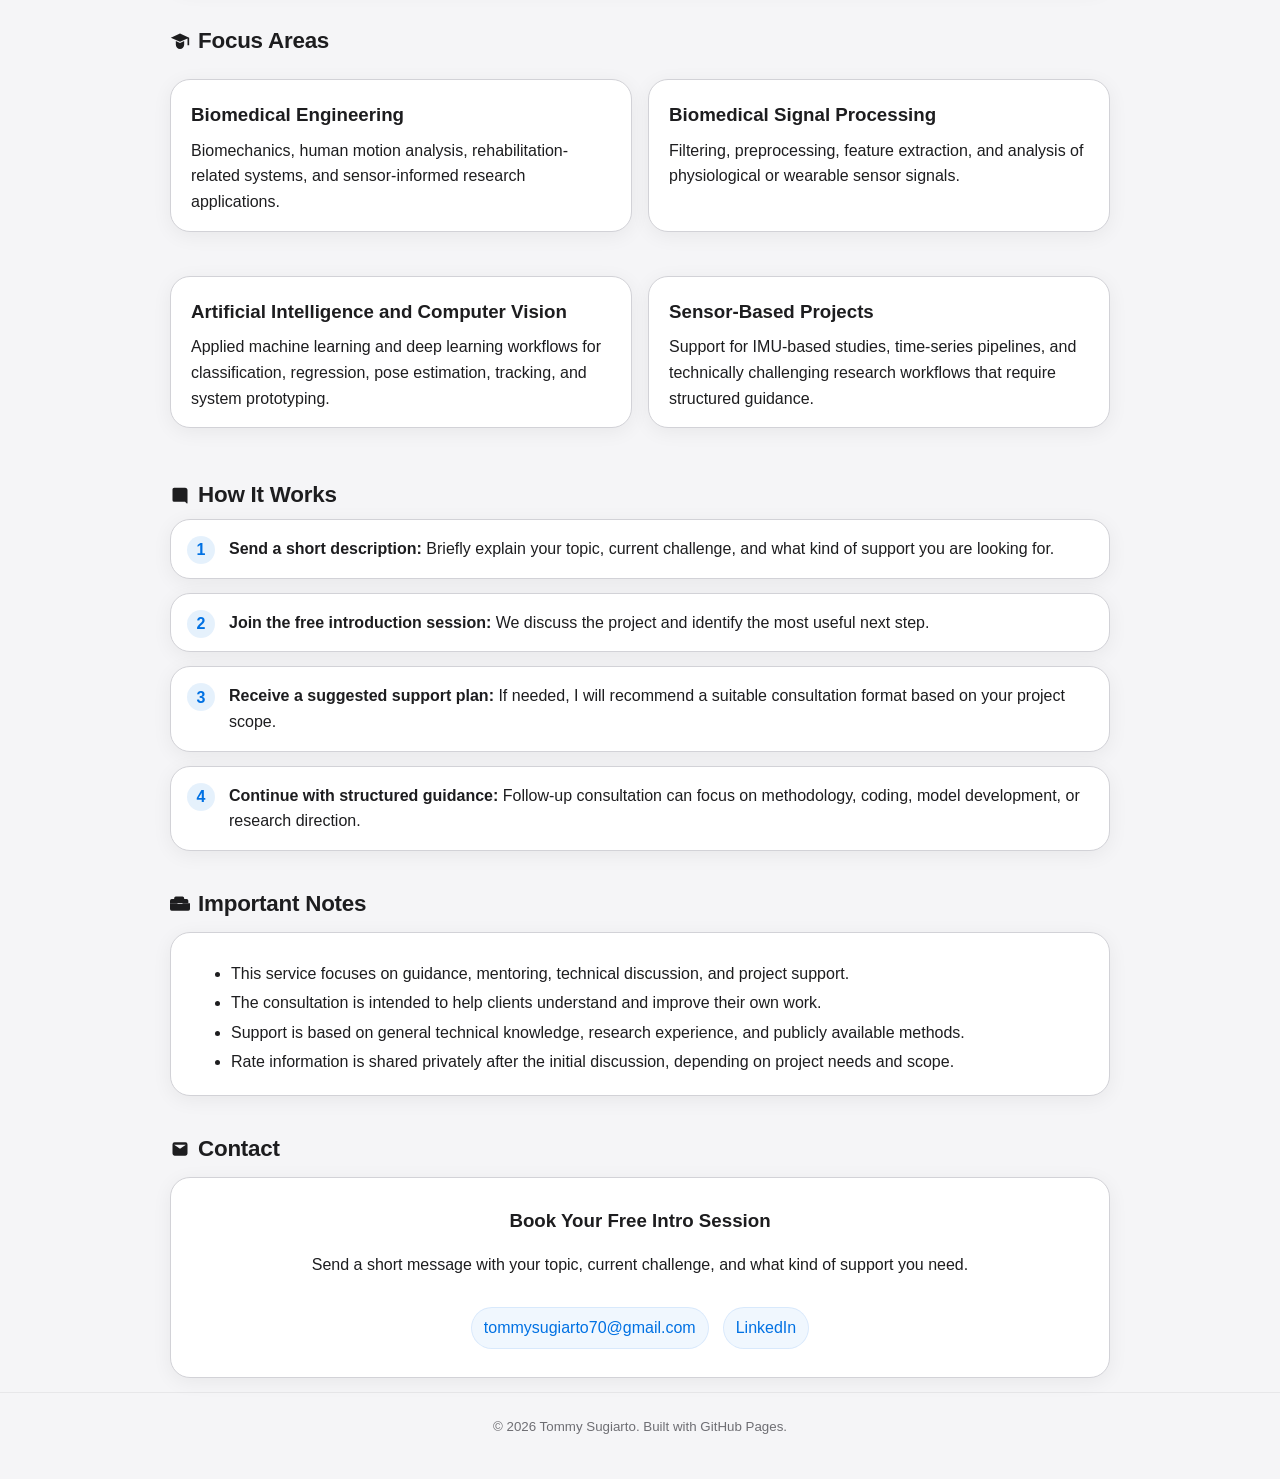
<file: consulting.html>
<!DOCTYPE html>
<html lang="en">
<head>
  <meta charset="utf-8" />
  <meta name="viewport" content="width=device-width, initial-scale=1" />
  <title>Consulting • Tommy Sugiarto</title>
  <meta name="description" content="Academic and AI consultation for biomedical engineering, signal processing, computer vision, and sensor-based research projects." />
  <link rel="stylesheet" href="styles.css" />
  <link rel="icon" href="data:,">
  <style>
    .hero-note {
      display: inline-block;
      margin-top: 10px;
      padding: 8px 14px;
      border-radius: 999px;
      background: rgba(0, 113, 227, 0.08);
      border: 1px solid rgba(0, 113, 227, 0.12);
      color: var(--link);
      font-weight: 600;
    }

    .hero-actions {
      display: flex;
      gap: 12px;
      justify-content: center;
      flex-wrap: wrap;
      margin-top: 18px;
    }

    .button-link {
      display: inline-block;
      text-decoration: none;
      font-weight: 600;
      padding: 10px 16px;
      border-radius: 999px;
      transition: transform 120ms ease;
    }

    .button-link:hover {
      transform: translateY(-1px);
    }

    .button-primary {
      color: #fff;
      background: var(--link);
      border: 1px solid var(--link);
    }

    .button-secondary {
      color: var(--link);
      background: rgba(0, 113, 227, 0.06);
      border: 1px solid rgba(0, 113, 227, 0.10);
    }

    .grid-2 {
      display: grid;
      grid-template-columns: repeat(2, minmax(0, 1fr));
      gap: 16px;
    }

    .service-card h3,
    .mini-card h3 {
      margin-bottom: 8px;
    }

    .service-card p,
    .mini-card p {
      margin: 0;
    }

    .highlight-card {
      background: linear-gradient(180deg, rgba(255,255,255,1) 0%, rgba(247,250,255,1) 100%);
    }

    .steps {
      counter-reset: step;
      list-style: none;
      padding: 0;
      margin: 0;
      display: grid;
      gap: 14px;
    }

    .steps li {
      position: relative;
      padding: 16px 16px 16px 58px;
      background: var(--card);
      border: 1px solid var(--border);
      border-radius: var(--radius);
      box-shadow: var(--shadow);
    }

    .steps li::before {
      counter-increment: step;
      content: counter(step);
      position: absolute;
      left: 16px;
      top: 16px;
      width: 28px;
      height: 28px;
      border-radius: 50%;
      background: rgba(0, 113, 227, 0.10);
      color: var(--link);
      display: grid;
      place-items: center;
      font-weight: 700;
    }

    .contact-box {
      text-align: center;
      padding: 28px 20px;
    }

    .small-note {
      font-size: 0.95rem;
      color: var(--muted);
    }

    @media (max-width: 760px) {
      .grid-2 {
        grid-template-columns: 1fr;
      }
    }
  </style>
</head>
<body>
  <header class="site-header">
    <div class="container">
      <h1>Academic and AI Consultation</h1>
      <p class="tagline">Biomedical Engineering • Signal Processing • Computer Vision • Sensor-Based Research</p>
      <p class="muted">Helping students, researchers, and engineers build clearer methods and more reliable project outcomes.</p>
      <p class="hero-note">Free Initial Consultation, 30 Minutes</p>
      <div class="hero-actions">
        <a class="button-link button-primary" href="mailto:tommysugiarto70@gmail.com">Request a Free Intro Session</a>
        <a class="button-link button-secondary" href="index.html">Back to Portfolio</a>
      </div>
      <nav class="links" style="margin-top:18px;">
        <a href="consulting.html" aria-label="English version">EN</a>
        <a href="consulting-id.html" aria-label="Indonesian version">ID</a>
        <a href="mailto:tommysugiarto70@gmail.com" aria-label="Email">Gmail</a>
        <a href="https://tw.linkedin.com/in/tommy-sugiarto-65a32ab9" aria-label="LinkedIn">LinkedIn</a>
      </nav>
    </div>
  </header>

  <main class="container">
    <section id="overview">
      <h2 class="section-title">
        <svg class="icon" viewBox="0 0 24 24" fill="currentColor" aria-hidden="true">
          <path d="M12 12a5 5 0 1 0-5-5 5 5 0 0 0 5 5Zm0 2c-4.42 0-8 2.239-8 5v1h16v-1c0-2.761-3.58-5-8-5Z"/>
        </svg>
        Overview
      </h2>
      <div class="card">
        <p>I provide consultation for academic and technical projects related to biomedical engineering, biomedical signal processing, artificial intelligence, computer vision, and sensor-based systems. My support is designed for people who need clear direction, stronger methodology, technical problem solving, or structured guidance for research and development work.</p>
        <p>This service is especially suitable for graduate students, early-stage researchers, and engineers working on thesis projects, AI model development, data analysis pipelines, or proof-of-concept systems.</p>
      </div>
    </section>

    <section id="services">
      <h2 class="section-title">
        <svg class="icon" viewBox="0 0 24 24" fill="currentColor" aria-hidden="true">
          <path d="M5 3l1.5 3L10 7.5 6.5 9 5 12 3.5 9 0 7.5 3.5 6 5 3Zm11 1l2 4 4 2-4 2-2 4-2-4-4-2 4-2 2-4Zm-7 8l1 2 2 1-2 1-1 2-1-2-2-1 2-1 1-2Z"/>
        </svg>
        Services
      </h2>
      <div class="grid-2">
        <article class="card service-card">
          <h3>Thesis and Research Consultation</h3>
          <p>Support for research topic refinement, study design, methodology selection, experiment planning, and paper or thesis discussion.</p>
        </article>
        <article class="card service-card">
          <h3>AI Model Development Support</h3>
          <p>Guidance for machine learning and deep learning workflows, including data preparation, model design, evaluation strategy, and performance improvement.</p>
        </article>
        <article class="card service-card">
          <h3>Signal Processing and Sensor Data Analysis</h3>
          <p>Help with IMU, biomedical signals, time-series analysis, filtering, feature engineering, and interpretation of sensor-based experimental data.</p>
        </article>
        <article class="card service-card">
          <h3>Code Review and Technical Troubleshooting</h3>
          <p>Practical support for debugging Python-based research code, improving pipeline structure, and resolving implementation bottlenecks.</p>
        </article>
      </div>
    </section>

    <section id="free-session">
      <h2 class="section-title">
        <svg class="icon" viewBox="0 0 24 24" fill="currentColor" aria-hidden="true">
          <path d="M12 2a10 10 0 1 0 10 10A10.011 10.011 0 0 0 12 2Zm1 11h4v-2h-3V7h-2v6Z"/>
        </svg>
        Free Initial Consultation
      </h2>
      <div class="card highlight-card">
        <h3>30-Minute Introduction Session</h3>
        <p>This free session is intended to understand your project, identify the main challenge, and provide an initial direction for the next step.</p>
        <ul class="bullets">
          <li>Discuss your project background and goals.</li>
          <li>Identify key technical or research challenges.</li>
          <li>Outline possible approaches or improvements.</li>
          <li>Decide whether continued support would be helpful.</li>
        </ul>
        <p class="small-note">Detailed support, in-depth technical work, and continuous project guidance are handled through follow-up consultation after the initial session.</p>
      </div>
    </section>

    <section id="focus-areas">
      <h2 class="section-title">
        <svg class="icon" viewBox="0 0 24 24" fill="currentColor" aria-hidden="true">
          <path d="M12 3 1 8l11 5 9-4.091V17h2V8z"/><path d="M7 12v4.5a5 5 0 0 0 10 0V12l-5 2.273z"/>
        </svg>
        Focus Areas
      </h2>
      <div class="grid-2">
        <article class="card mini-card">
          <h3>Biomedical Engineering</h3>
          <p>Biomechanics, human motion analysis, rehabilitation-related systems, and sensor-informed research applications.</p>
        </article>
        <article class="card mini-card">
          <h3>Biomedical Signal Processing</h3>
          <p>Filtering, preprocessing, feature extraction, and analysis of physiological or wearable sensor signals.</p>
        </article>
        <article class="card mini-card">
          <h3>Artificial Intelligence and Computer Vision</h3>
          <p>Applied machine learning and deep learning workflows for classification, regression, pose estimation, tracking, and system prototyping.</p>
        </article>
        <article class="card mini-card">
          <h3>Sensor-Based Projects</h3>
          <p>Support for IMU-based studies, time-series pipelines, and technically challenging research workflows that require structured guidance.</p>
        </article>
      </div>
    </section>

    <section id="process">
      <h2 class="section-title">
        <svg class="icon" viewBox="0 0 24 24" fill="currentColor" aria-hidden="true">
          <path d="M3 4a2 2 0 0 1 2-2h13a3 3 0 0 1 3 3v15.5a.5.5 0 0 1-.8.4L18 19H5a2 2 0 0 1-2-2Z"/>
        </svg>
        How It Works
      </h2>
      <ol class="steps">
        <li><strong>Send a short description:</strong> Briefly explain your topic, current challenge, and what kind of support you are looking for.</li>
        <li><strong>Join the free introduction session:</strong> We discuss the project and identify the most useful next step.</li>
        <li><strong>Receive a suggested support plan:</strong> If needed, I will recommend a suitable consultation format based on your project scope.</li>
        <li><strong>Continue with structured guidance:</strong> Follow-up consultation can focus on methodology, coding, model development, or research direction.</li>
      </ol>
    </section>

    <section id="notes">
      <h2 class="section-title">
        <svg class="icon" viewBox="0 0 24 24" fill="currentColor" aria-hidden="true">
          <path d="M9 3h6a2 2 0 0 1 2 2v1h3a2 2 0 0 1 2 2v3H0V8a2 2 0 0 1 2-2h3V5a2 2 0 0 1 2-2Zm1 3V5h4v1Z"/><path d="M24 11v7a2 2 0 0 1-2 2H2a2 2 0 0 1-2-2v-7h9v1h6v-1z"/>
        </svg>
        Important Notes
      </h2>
      <div class="card">
        <ul class="bullets">
          <li>This service focuses on guidance, mentoring, technical discussion, and project support.</li>
          <li>The consultation is intended to help clients understand and improve their own work.</li>
          <li>Support is based on general technical knowledge, research experience, and publicly available methods.</li>
          <li>Rate information is shared privately after the initial discussion, depending on project needs and scope.</li>
        </ul>
      </div>
    </section>

    <section id="contact">
      <h2 class="section-title">
        <svg class="icon" viewBox="0 0 24 24" fill="currentColor" aria-hidden="true">
          <path d="M21 6.5a2.5 2.5 0 0 0-2.5-2.5h-13A2.5 2.5 0 0 0 3 6.5v11A2.5 2.5 0 0 0 5.5 20h13a2.5 2.5 0 0 0 2.5-2.5Zm-2 .5-7 4.667L5 7Z"/>
        </svg>
        Contact
      </h2>
      <div class="card contact-box">
        <h3>Book Your Free Intro Session</h3>
        <p>Send a short message with your topic, current challenge, and what kind of support you need.</p>
        <nav class="links" style="margin-top: 14px;">
          <a href="mailto:tommysugiarto70@gmail.com">tommysugiarto70@gmail.com</a>
          <a href="https://tw.linkedin.com/in/tommy-sugiarto-65a32ab9">LinkedIn</a>
        </nav>
      </div>
    </section>
  </main>

  <footer class="site-footer">
    <div class="container">
      <small>© <span id="y"></span> Tommy Sugiarto. Built with GitHub Pages.</small>
    </div>
  </footer>

  <script>
    document.getElementById('y').textContent = new Date().getFullYear();
  </script>
</body>
</html>
</file>
<file: styles.css>
:root {
  --bg: #f5f5f7;
  --panel: #ffffff;
  --text: #1d1d1f;
  --muted: #6e6e73;
  --link: #0071e3;
  --card: #ffffff;
  --border: #d2d2d7;
  --shadow: 0 4px 20px rgba(0, 0, 0, 0.06);
  --radius: 20px;
  --maxw: 980px;
}

* { box-sizing: border-box; }
html, body { margin: 0; padding: 0; background: var(--bg); color: var(--text); }
body {
  font-family: -apple-system, BlinkMacSystemFont, "SF Pro Text", "Helvetica Neue", Arial, sans-serif;
  background: var(--bg);
  color: var(--text);
  line-height: 1.6;
}

.container { width: 100%; max-width: var(--maxw); margin: 0 auto; padding: 0 20px; }

.site-header {
  padding: 72px 0 36px;
  text-align: center;
  background: var(--bg);
  border-bottom: 1px solid var(--border);
}

.site-header h1 {
  margin: 16px 0 8px;
  font-size: 2rem;
}

.site-header .tagline {
  color: var(--muted);
  margin: 0 0 4px;
  font-size: 1.1rem;
}

.site-header .muted {
  color: var(--muted);
  margin: 0 0 10px;
  font-size: 0.95rem;
}

.avatar {
  width: 240px;   /* default (desktop/laptop) */
  height: 240px;
  border-radius: 50%;
  object-fit: cover;
  border: 3px solid rgba(0,0,0,0.2);
  box-shadow: 0 10px 28px rgba(0,0,0,0.35);
  margin-bottom: 12px;
}

/* Tablet screens (≤768px) */
@media (max-width: 768px) {
  .avatar {
    width: 130px;
    height: 130px;
  }
}

/* Small mobile screens (≤480px) */
@media (max-width: 480px) {
  .avatar {
    width: 100px;
    height: 100px;
  }
}

h1 { margin: 16px 0 8px; font-size: 2rem; }
.tagline { color: var(--muted); margin: 0 0 4px; }
.muted { color: var(--muted); margin: 0 0 10px; }

.links { display: inline-flex; gap: 14px; flex-wrap: wrap; justify-content: center; }
.links a {
  color: var(--link);
  text-decoration: none;
  font-weight: 500;
  padding: 7px 12px;
  border-radius: 999px;
  background: rgba(0, 113, 227, 0.06);
  border: 1px solid rgba(0, 113, 227, 0.10);
}
.links a:hover { transform: translateY(-1px); transition: transform 120ms ease; }

main {
  padding: 40px 0 72px;
}
section + section {
  margin-top: 40px;
}
h1 {
  font-size: 2.6rem;
  font-weight: 700;
  letter-spacing: -0.02em;
}
h2 {
  font-size: 1.5rem;
  font-weight: 600;
  letter-spacing: -0.01em;
}

.card {
  background: var(--card);
  border: 1px solid var(--border);
  border-radius: var(--radius);
  padding: 20px 20px 16px;
  margin: 14px 0;
  box-shadow: var(--shadow);
}
.card h3 { margin: 0 0 6px; }
.sub { color: var(--muted); font-size: 0.95rem; }
.bullets { margin: 8px 0 0; }
.bullets li { margin: 4px 0; }

.edu, .awards { list-style: none; padding: 0; margin: 0; }
.edu li, .awards li { padding: 8px 0; border-bottom: 1px dashed rgba(0,0,0,0.06); }

.pubs .pub { padding: 10px 0; border-bottom: 1px dashed rgba(0,0,0,0.06); }
.pub-title { margin-bottom: 4px; }
.pub-meta a { color: var(--link); text-decoration: none; }

.site-footer {
  padding: 20px 0 40px;
  border-top: 1px solid rgba(0,0,0,0.06);
  color: var(--muted);
  text-align: center;
}

@media (max-width: 520px) {
  h1 { font-size: 1.6rem; }
}

/* --- Logos next to org names --- */
.org {
  display: flex;
  align-items: center;
  gap: 12px; /* was 10px */
}

.org-logo {
  width: 40px;       /* increased from ~28px */
  height: 40px;
  border-radius: 6px;
  object-fit: contain;
  border: 1px solid rgba(0,0,0,0.06);
  background-color: #fff; /* optional: helps logos with transparent edges */
}


/* --- Section headers with icons --- */
.section-title {
  display: flex;
  align-items: center;
  gap: 8px;
  margin: 8px 0 10px;
  font-size: 1.4rem;
  line-height: 1.2;
}

.icon {
  width: 20px;
  height: 20px;
  flex: 0 0 20px;
  font-size: 0; /* stop inheriting text size */
}


/* --- Publication list look --- */
.pubs .pub { padding: 10px 0; border-bottom: 1px dashed rgba(0,0,0,0.06); }
.pub-title { margin-bottom: 4px; }
.pub-meta a { color: var(--link); text-decoration: none; }

.award-item {
  display: flex;
  align-items: flex-start;
  gap: 12px;
  margin: 10px 0;
}

.award-logo {
  width: 40px;
  height: 40px;
  object-fit: contain;
  border-radius: 6px;
  border: 1px solid rgba(0,0,0,0.06);
  background-color: #fff; /* helps logos with transparency */
}

.award-text {
  flex: 1;
}
</file>
